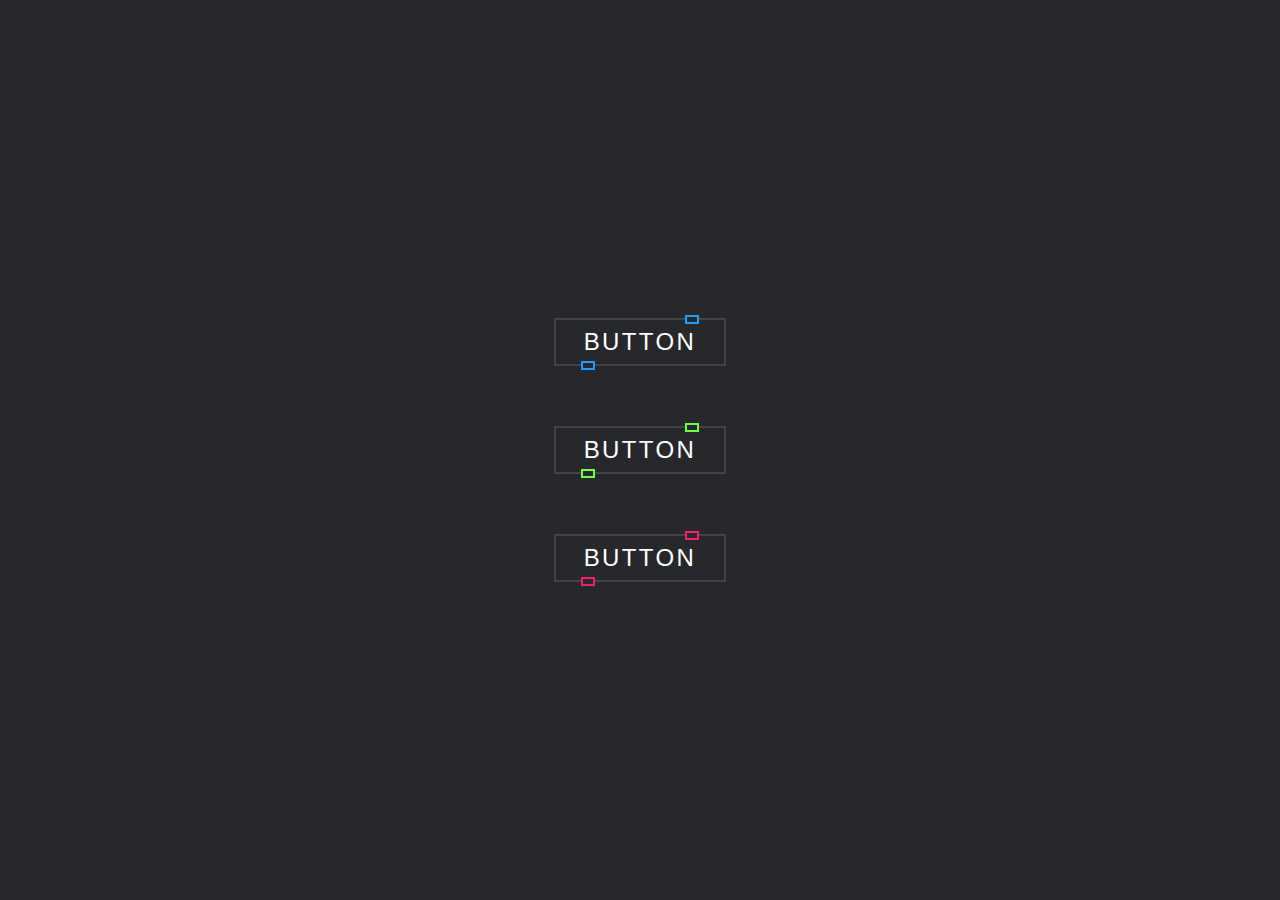
<file: src/buttons/Glowing_hover/index.html>
<!DOCTYPE html>
<html lang="en">
  <head>
    <meta charset="UTF-8" />
    <meta http-equiv="X-UA-Compatible" content="IE=edge" />
    <meta name="viewport" content="width=device-width, initial-scale=1.0" />
    <title>Glowing Hover Button</title>
    <!-- CSS -->
    <link rel="stylesheet" href="style.css">
  </head>
  <body>
    <button style="--clr: #1e9bff">
      <span> Button </span><i></i>
    </button>
    <button style="--clr: #6eff3e">
      <span> Button </span><i></i>
    </button>
    <button style="--clr: #ff1867">
      <span> Button </span><i></i>
    </button>
  </body>
</html>
</file>
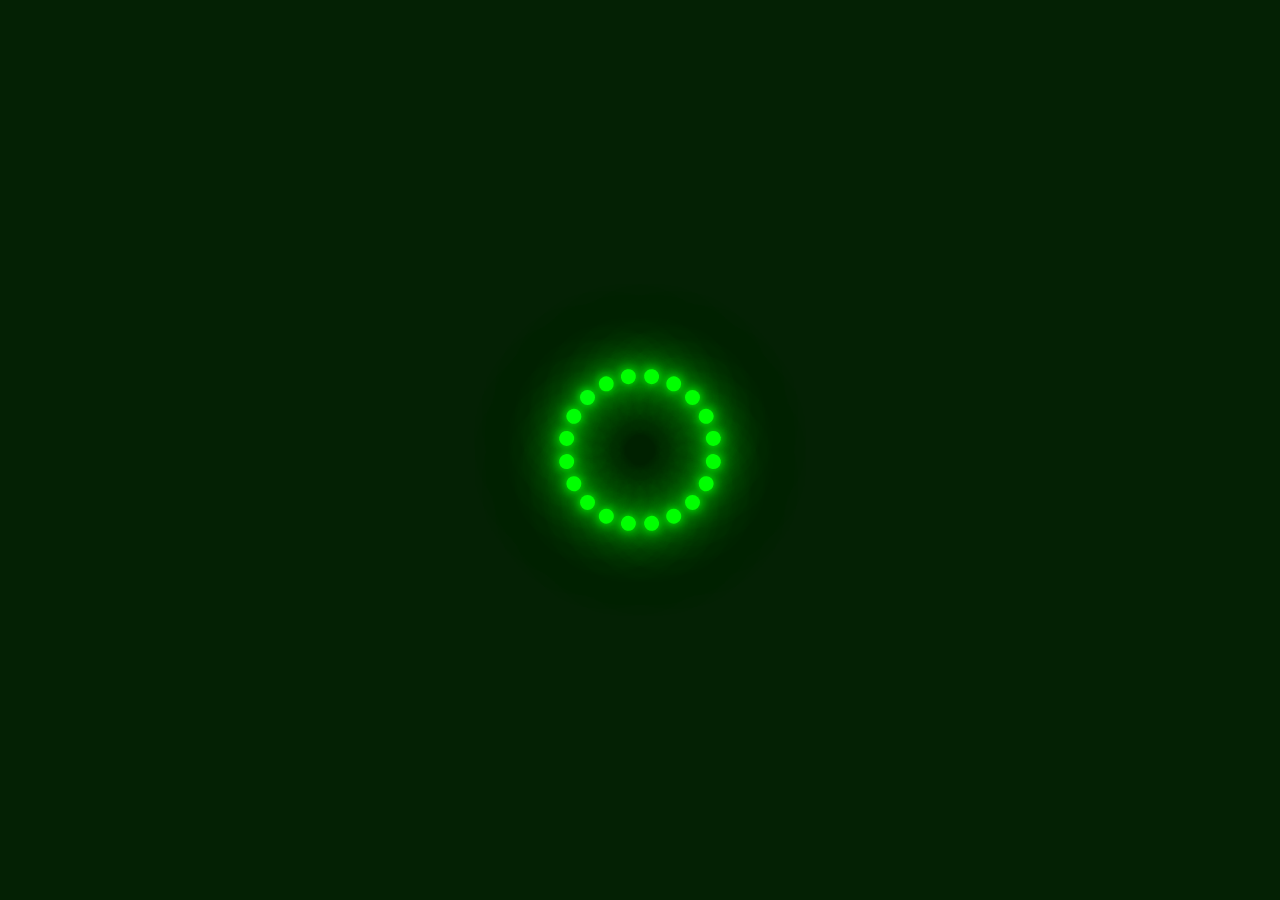
<file: src/loading/points_loading/index.html>
<!DOCTYPE html>
<html lang="en">

<head>
    <meta charset="UTF-8">
    <meta http-equiv="X-UA-Compatible" content="IE=edge">
    <meta name="viewport" content="width=device-width, initial-scale=1.0">
    <title>Loading Points Clasic</title>
    <!-- CSS -->
    <link rel="stylesheet" href="style.css">
</head>

<body>
    <div class="container">
        <div class="loader">
            <i style="--i:1;"></i>
            <i style="--i:2;"></i>
            <i style="--i:3;"></i>
            <i style="--i:4;"></i>
            <i style="--i:5;"></i>
            <i style="--i:6;"></i>
            <i style="--i:7;"></i>
            <i style="--i:8;"></i>
            <i style="--i:9;"></i>
            <i style="--i:10;"></i>
            <i style="--i:11;"></i>
            <i style="--i:12;"></i>
            <i style="--i:13;"></i>
            <i style="--i:14;"></i>
            <i style="--i:15;"></i>
            <i style="--i:16;"></i>
            <i style="--i:17;"></i>
            <i style="--i:18;"></i>
            <i style="--i:19;"></i>
            <i style="--i:20;"></i>
        </div>
    </div>
</body>

</html>
</file>
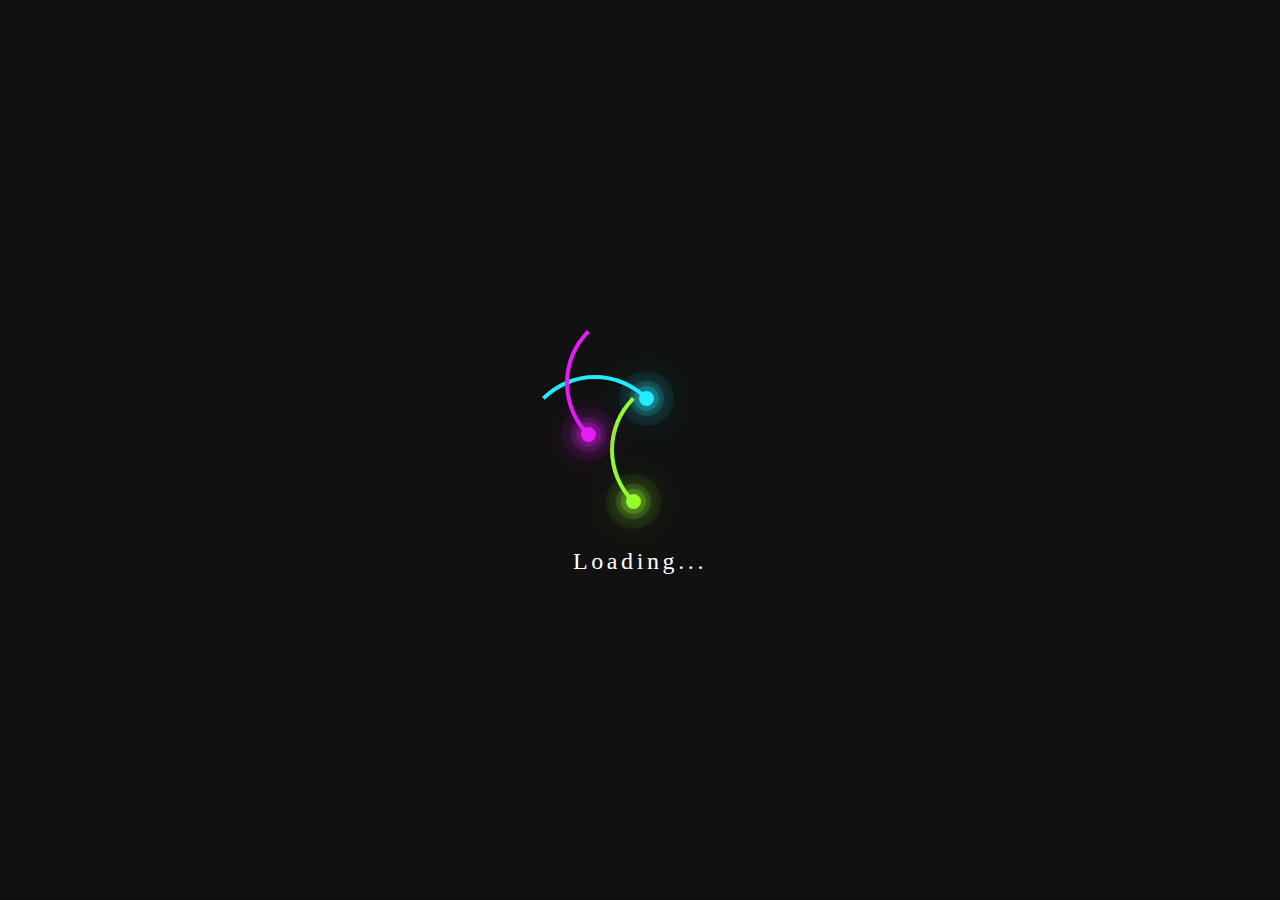
<file: src/loading/rotate_lines/index.html>
<!DOCTYPE html>
<html lang="en">
<head>
    <meta charset="UTF-8">
    <meta http-equiv="X-UA-Compatible" content="IE=edge">
    <meta name="viewport" content="width=device-width, initial-scale=1.0">
    <title>Animation Loading</title>
    <link rel="stylesheet" href="./style.css">
</head>
<body>
    <div class="container">
        <div class="ring"></div>
        <div class="ring"></div>
        <div class="ring"></div>
        <p>Loading...</p>
    </div>
</body>
</html>
</file>
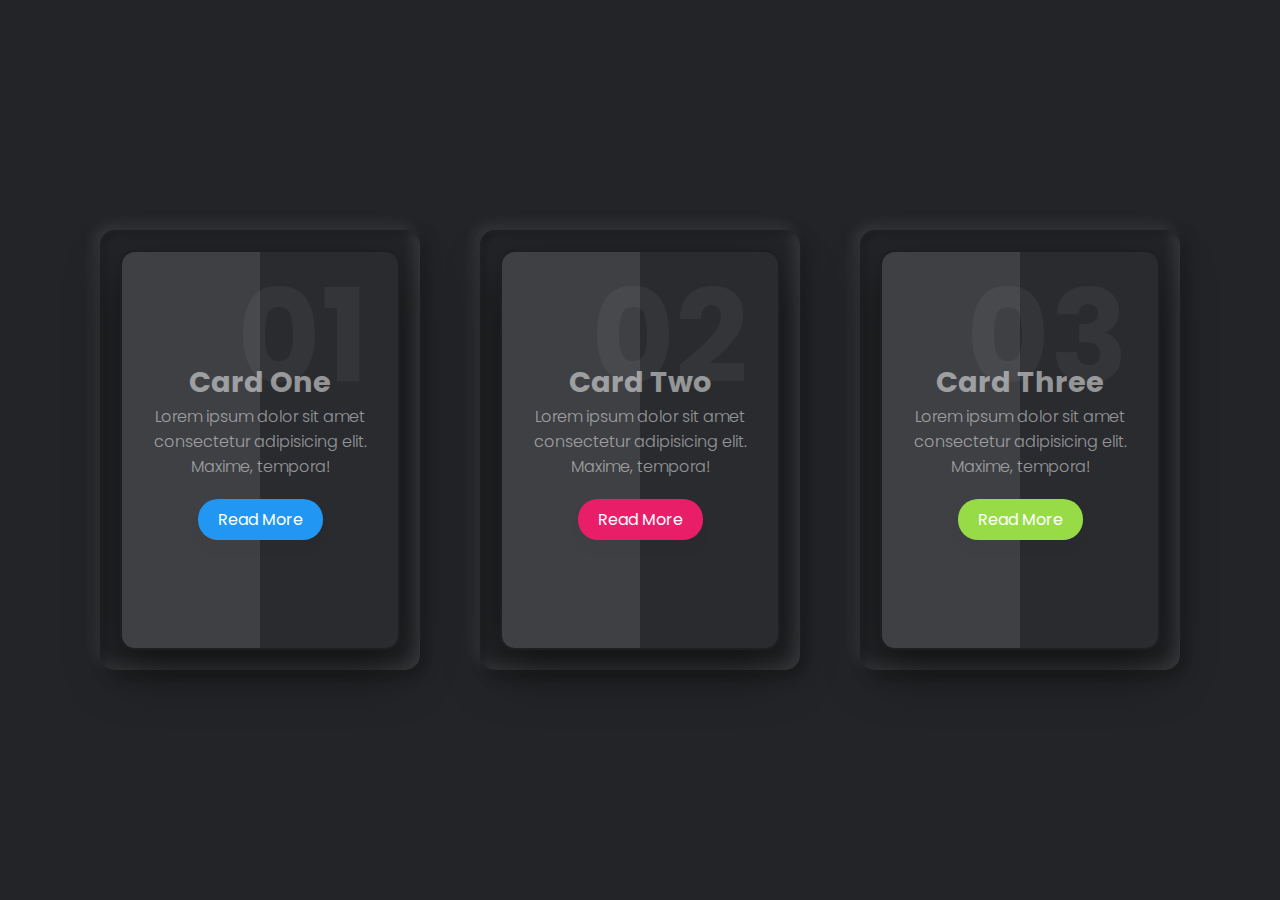
<file: src/templates/Card_Dark_Neumorphism/index.html>
<!DOCTYPE html>
<html lang="en">

<head>
    <meta charset="UTF-8">
    <meta http-equiv="X-UA-Compatible" content="IE=edge">
    <meta name="viewport" content="width=device-width, initial-scale=1.0">
    <title>Card Dark</title>
    <!-- CSS -->
    <link rel="stylesheet" href="style.css">
</head>

<body>
    <div class="container">
        <div class="card">
            <div class="box">
                <div class="content">
                    <h2>01</h2>
                    <h3>Card One</h3>
                    <p>Lorem ipsum dolor sit amet consectetur adipisicing elit. Maxime, tempora!</p>
                    <a href="#">Read More</a>
                </div>
            </div>
        </div>
        <div class="card">
            <div class="box">
                <div class="content">
                    <h2>02</h2>
                    <h3>Card Two</h3>
                    <p>Lorem ipsum dolor sit amet consectetur adipisicing elit. Maxime, tempora!</p>
                    <a href="#">Read More</a>
                </div>
            </div>
        </div>
        <div class="card">
            <div class="box">
                <div class="content">
                    <h2>03</h2>
                    <h3>Card Three</h3>
                    <p>Lorem ipsum dolor sit amet consectetur adipisicing elit. Maxime, tempora!</p>
                    <a href="#">Read More</a>
                </div>
            </div>
        </div>
    </div>
</body>

</html>
</file>
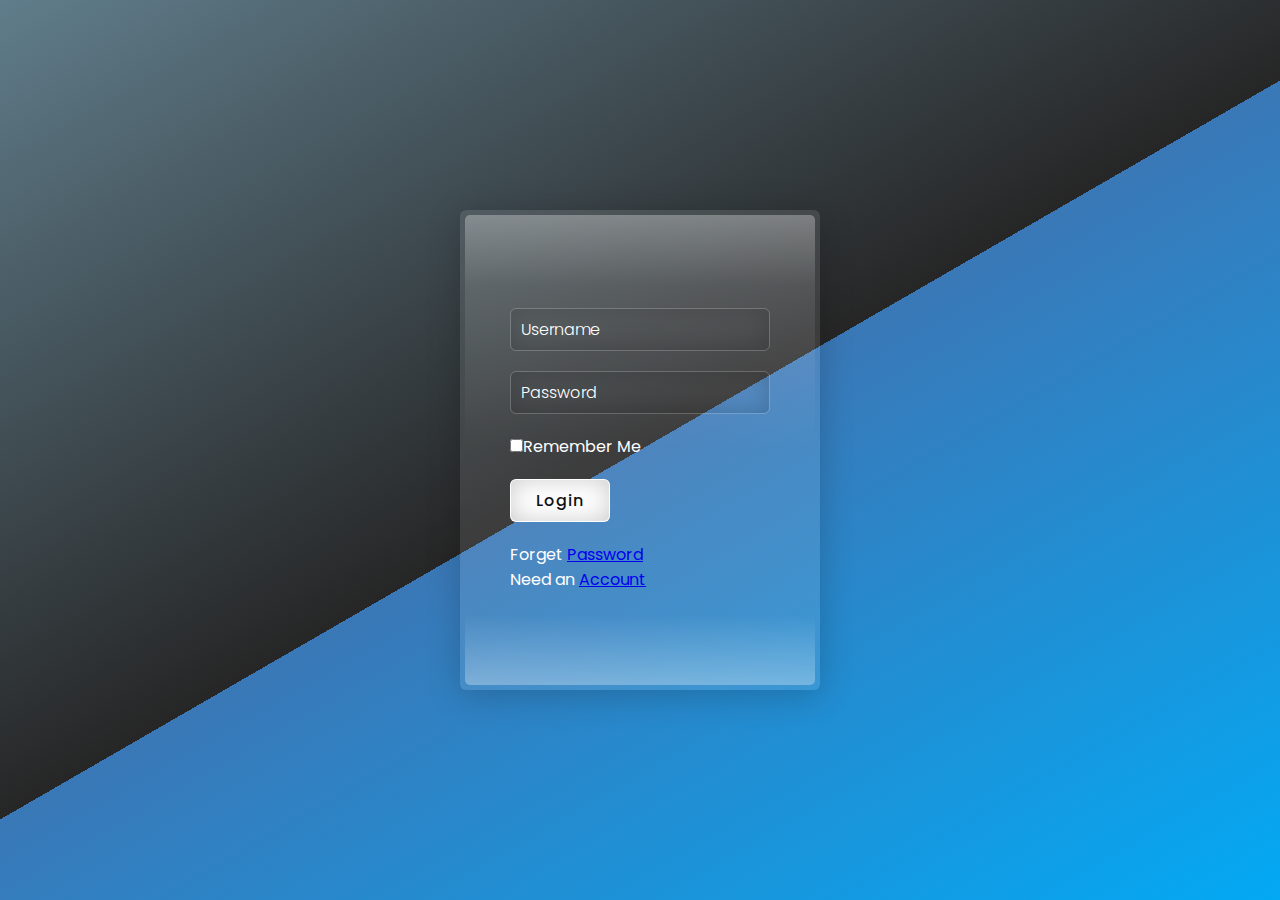
<file: src/templates/form_modern_glassmore/index.html>
<!DOCTYPE html>
<html lang="en">

<head>
    <meta charset="UTF-8">
    <meta http-equiv="X-UA-Compatible" content="IE=edge">
    <meta name="viewport" content="width=device-width, initial-scale=1.0">
    <title>Form Glass</title>
    <!-- CSS -->
    <link rel="stylesheet" href="./style.css">
</head>

<body>
    <section>
        <div class="box">
            <div class="form">
                <form action="">
                    <div class="inputBx">
                        <input type="text" placeholder="Username">
                    </div>
                    <div class="inputBx">
                        <input type="password" placeholder="Password">
                    </div>
                    <label class="remember">
                        <input type="checkbox">Remember Me
                    </label>
                    <div class="inputBx">
                        <input type="submit" value="Login">
                    </div>
                    <p>Forget <a href="#">Password</a></p>
                    <p>Need an <a href="#">Account</a></p>
                </form>
            </div>
        </div>
    </section>
</body>

</html>
</file>
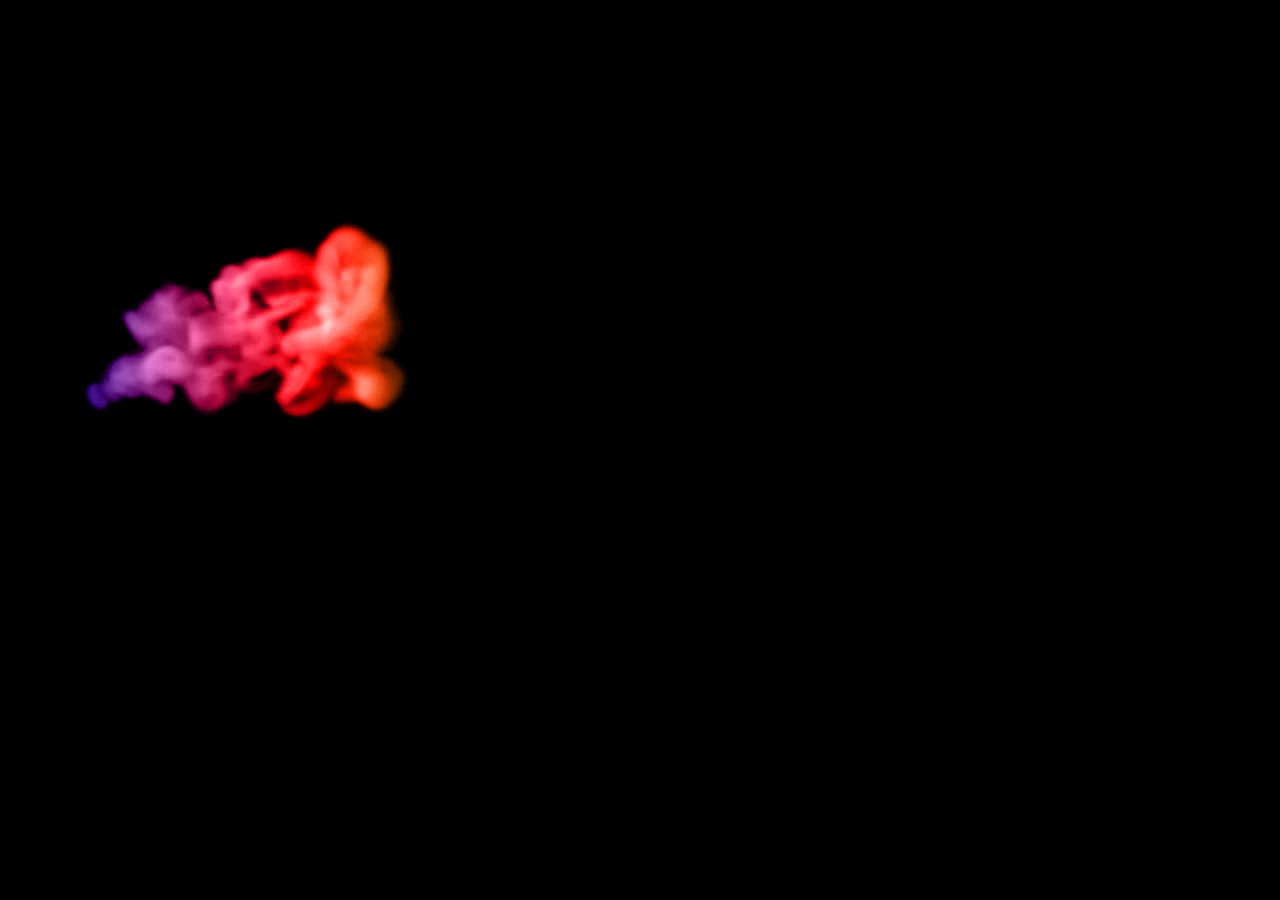
<file: src/templates/Text_Smoke_Reveal/index.html>
<!DOCTYPE html>
<html lang="en">

<head>
    <meta charset="UTF-8">
    <meta http-equiv="X-UA-Compatible" content="IE=edge">
    <meta name="viewport" content="width=device-width, initial-scale=1.0">
    <title>Text Smoke Reveal</title>
    <!-- CSS -->
    <link rel="stylesheet" href="./style.css">
</head>

<body>
    <section>
        <video src="./smoke.mp4" autoplay muted></video>
        <h1>
            <span>D</span>
            <span>a</span>
            <span>l</span>
            <span>e</span>
            <span>x</span>
            <span>F</span>
            <span>S</span>
        </h1>
    </section>
</body>

</html>
</file>
<file: src/buttons/Glowing_hover/style.css>
:root {
  --clr: #1e9bff;
  --btn: #27282c;
}
* {
  margin: 0;
  padding: 0;
  box-sizing: border-box;
  font-family: "Poppins", sans-serif;
}

body {
  display: flex;
  justify-content: center;
  align-items: center;
  min-height: 100vh;
  background-color: #27282c;
  display: flex;
  flex-direction: column;
  gap: 60px;
}
button {
  position: relative;
  background-color: #444;
  color: #fff;
  text-transform: uppercase;
  font-size: 1.5em;
  letter-spacing: 0.1em;
  padding: 10px 30px;
  transition: 0.5s;
  border: none;
}
button:hover {
  cursor: pointer;
  letter-spacing: 0.25em;
  background-color: var(--clr);
  color: var(--clr);
  box-shadow: 0 0 35px var(--clr);
}
button::before {
  content: "";
  position: absolute;
  inset: 2px;
  background-color: var(--btn);
}

button span {
  position: relative;
  z-index: 1;
}
button i {
  position: absolute;
  inset: 0;
  display: block;
}
/* right */
button i::before {
  content: "";
  position: absolute;
  top: -3.5px;
  left: 80%;
  width: 10px;
  height: 5px;
  border: 2px solid var(--clr);
  background-color: var(--btn);
  transform: translateX(-50%);
  transition: 0.5s;
}
button:hover i::before {
  width: 20px;
  left: 20%;
}
/* left */
button i::after {
  content: "";
  position: absolute;
  bottom: -3.5px;
  left: 20%;
  width: 10px;
  height: 5px;
  border: 2px solid var(--clr);
  background-color: var(--btn);
  transform: translateX(-50%);
  transition: 0.5s;
}
button:hover i::after {
  width: 20px;
  left: 80%;
}
</file>
<file: src/loading/points_loading/style.css>
* {
  margin: 0;
  padding: 0;
  box-sizing: border-box;
}
.container {
  display: flex;
  justify-content: center;
  align-items: center;
  min-height: 100vh;
  background-color: #042104;
  animation: animateBG 10s linear infinite;
}

@keyframes animateBG {
    from{
        filter: hue-rotate(0deg);
    }
    to{
        filter: hue-rotate(360deg);

    }
}
.container .loader {
  position: relative;
  width: 120px;
  height: 120px;
}
.container .loader i{
    position: absolute;
    top: 0;
    left: 0;
    width: 100%;
    height: 100%;
    transform: rotate(calc(18deg * var(--i)));
}
.container .loader i::before{
    content: '';
    position: absolute;
    top: 0;
    left: 0;
    width: 15px;
    height: 15px;
    border-radius: 50%;
    background: #00ff0a;
    box-shadow: 0 0 10px #00ff0a,
    0 0 20px #00ff0a,
    0 0 40px #00ff0a,
    0 0 60px #00ff0a,
    0 0 80px #00ff0a,
    0 0 100px #00ff0a;
    animation: animate 2s linear infinite;
    animation-delay: calc(0.1s * var(--i));
}
@keyframes animate{
    0%{
        transform: scale(1);
    }
    80%,100%{
        transform: scale(0);
    }
}
</file>
<file: src/loading/rotate_lines/style.css>
* {
    margin: 0;
    padding: 0;
    box-sizing: border-box;
  }
  
  body {
    display: flex;
    justify-content: center;
    align-items: center;
    min-height: 100vh;
    background-color: #111;
  }
  
  .container {
    position: relative;
    width: 100%;
    display: flex;
    justify-content: center;
    align-items: center;
  }
  
  .container .ring {
    position: relative;
    width: 150px;
    height: 150px;
    margin: -30px;
    border-radius: 50%;
    border: 4px solid transparent;
    border-top: 4px solid #24ecff;
    animation: animate 4s linear infinite;
  }
  @keyframes animate {
    from {
      transform: rotate(0deg);
    }
    to {
      transform: rotate(360deg);
    }
  }
  .container .ring::before {
    content: "";
    position: absolute;
    top: 12px;
    right: 12px;
    border-radius: 50%;
    width: 15px;
    height: 15px;
    background-color: #24ecff;
    box-shadow: 0 0 0 5px #24ecff33, 0 0 0 10px #24ecff22, 0 0 0 20px #24ecff11,
      0 0 20px #24ecff, 0 0 50px #24ecff;
  }
  
  .container p {
    position: absolute;
    color: #fff;
    font-size: 1.5em;
    font-family: consolas;
    bottom: -80px;
    letter-spacing: 0.15em;
  }
  .container .ring:nth-child(2) {
    animation: animate2 4s linear infinite -1s;
    border-top: 4px solid transparent;
    border-left: 4px solid #93ff2d;
  }
  .container .ring:nth-child(2)::before {
    content: "";
    position: absolute;
    top: initial;
    bottom: 12px;
    left: 12px;
    border-radius: 50%;
    width: 15px;
    height: 15px;
    background-color: #93ff2d;
    box-shadow: 0 0 0 5px #93ff2d33, 0 0 0 10px #93ff2d22, 0 0 0 20px #93ff2d11,
      0 0 20px #93ff2d, 0 0 50px #93ff2d;
  }
  @keyframes animate2 {
    from {
      transform: rotate(360deg);
    }
    to {
      transform: rotate(0deg);
    }
  }
  .container .ring:nth-child(3) {
    animation: animate2 4s linear infinite -3s;
    position: absolute;
    top: -66.66px;
    border-top: 4px solid transparent;
    border-left: 4px solid #e41cf8;
  }
  .container .ring:nth-child(3)::before {
    content: "";
    position: absolute;
    top: initial;
    bottom: 12px;
    left: 12px;
    border-radius: 50%;
    width: 15px;
    height: 15px;
    background-color: #e41cf8;
    box-shadow: 0 0 0 5px #e41cf833, 
    0 0 0 10px #e41cf822, 
    0 0 0 20px #e41cf811,
    0 0 20px #e41cf8, 
    0 0 50px #e41cf8;
  }
</file>
<file: src/templates/Card_Dark_Neumorphism/style.css>
@import url("https://fonts.googleapis.com/css2?family=Poppins:wght@100;300;400;500;700&display=swap");
* {
  margin: 0;
  padding: 0;
  box-sizing: border-box;
  font-family: "Poppins", sans-serif;
}

body {
  display: flex;
  justify-content: center;
  align-items: center;
  flex-wrap: wrap;
  min-height: 100vh;
  background-color: #232427;
}

.container {
  display: flex;
  justify-content: center;
  align-items: center;
  flex-wrap: wrap;
  max-width: 1200px;
  margin: 40px 0;
}

.container .card {
  position: relative;
  min-width: 320px;
  height: 440px;
  box-shadow: inset 5px 5px 5px rgba(0, 0, 0, 0.2),
    inset -5px -5px 15px rgba(255, 255, 255, 0.1),
    5px 5px 15px rgba(0, 0, 0, 0.3), -5px -5px 15px rgba(255, 255, 255, 0.1);
  border-radius: 15px;
  margin: 30px;
}

.container .card .box {
  display: flex;
  justify-content: center;
  align-items: center;
  position: absolute;
  top: 20px;
  left: 20px;
  right: 20px;
  bottom: 20px;
  background-color: #2a2b2f;
  border: 2px solid #1e1f23;
  border-radius: 15px;
  box-shadow: 0 20px 50px rgba(0, 0, 0, 0.5);
  transition: 0.5s;
  overflow: hidden;
}
.container .card .box::before{
    content: '';
    position: absolute;
    top: 0;
    left: 0;
    width: 50%;
    height: 100%;
    background: rgba(255,255,255,.1);
    pointer-events: none;
}
.container .card .box:hover {
  transform: translateY(-50px);
  box-shadow: 0 40px 70px rgba(0, 0, 0, 0.5);
}
.container .card .box .content {
  padding: 20px;
  text-align: center;
}
.container .card .box .content h2 {
    position: absolute;
    top: -10px;
    right: 30px;
    font-size: 8em;
    color: rgba(255,255,255,0.05);
}
.container .card .box .content h3{
    font-size: 1.8em;
    color: rgba(255,255,255,0.5);
    z-index: 1;
    transition: 0.5s;
}
.container .card .box .content p{
    font-size: 16px;
    font-weight: 300;
    color: rgba(255,255,255,0.5);
    z-index: 1;
    transition: 0.5s;
}

.container .card .box .content a{
    position: relative;
    display: inline-block;
    padding: 8px 20px;
    background-color: #000;
    margin-top: 20px;
    border-radius: 20px;
    text-decoration: none;
    font-weight: 400;
    color: #fff;
    box-shadow: 0 10px 20px rgba(0,0,0,0.02);
}

.container .card:nth-child(1) .box .content a{
    background-color: #2196f3;
}
.container .card:nth-child(2) .box .content a{
    background-color: #e91e69;
}
.container .card:nth-child(3) .box .content a{
    background-color: #97dc47;
}
</file>
<file: src/templates/form_modern_glassmore/style.css>
@import url("https://fonts.googleapis.com/css2?family=Poppins:wght@100;300;400;500;700&display=swap");

* {
  margin: 0;
  padding: 0;
  box-sizing: border-box;
  font-family: "Poppins", sans-serif;
}

section {
  display: flex;
  justify-content: center;
  align-items: center;
  min-height: 100vh;
  background: linear-gradient(
    -30deg,
    #03a9f4 0%,
    #3a78b7 50%,
    #262626 50%,
    #607d8b 100%
  );
  /* filter: hue-rotate(120deg); */
}
.box {
  position: relative;
  padding: 50px;
  width: 360px;
  height: 480px;
  display: flex;
  justify-content: center;
  align-items: center;
  background: rgba(255, 255, 255, 0.1);
  border-radius: 6px;
  box-shadow: 0 5px 35px rgba(0, 0, 0, 0.2);
}

.box::after {
    content: '';
    position: absolute;
    top: 5px;
    left: 5px;
    right: 5px;
    bottom: 5px;
    border-radius: 5px;
    pointer-events: none;
    background: linear-gradient(to bottom, rgba(255,255,255,0.3) 0%, rgba(255,255,255,0.1) 15%, transparent 50%, transparent 85%,rgba(255,255,255,0.3) 100%);
}
.box .form{
    position: relative;
    width: 100%;
    color: #fff;
}
.box .form h2{
    color: #fff;
    font-weight: 600;
    letter-spacing: 2px;
    margin-bottom: 30px;
}
.box .form .inputBx{
    position: relative;
    width:100%;
    margin-bottom: 20px;
}
.box .form .inputBx input{
    width: 100%;
    outline: none;
    border: 1px solid rgba(255,255,255,0.2);
    background: transparent;
    padding: 8px 10px;
    border-radius: 6px;
    color: #fff;
    font-size:16px;
    font-weight: 300;
    box-shadow: inset 0 0 25px rgba(0,0,0,0.2);
}
.box .form .inputBx input::placeholder{
    color: #fff;
}
.box .form .inputBx input[type="submit"]{
    margin-top: 20px;
    background: #fff;
    color: #111;
    max-width: 100px;
    font-weight: 500;
    letter-spacing:1px;
    cursor: pointer;
}
</file>
<file: src/templates/Text_Smoke_Reveal/style.css>
* {
  margin: 0;
  padding: 0;
  box-sizing: border-box;
}
section {
  height: 100vh;
  background-color: #000;
}
section::before {
  content: "";
  position: absolute;
  top: 0;
  left: 0;
  width: 100%;
  height: 100%;
  background: linear-gradient(to right, #35f, #f00, #0f0, #ff0, #0ff);
  mix-blend-mode: color;
  pointer-events: none;
}
video {
  object-fit: cover;
}

h1 {
  margin: 0;
  padding: 0;
  position: absolute;
  top: 50%;
  transform: translateY(-50%);
  width: 100%;
  text-align: center;
  color: #ddd;
  font-size: 5em;
  font-family: sans-serif;
  letter-spacing: 0.1em;
}

h1 span {
  opacity: 0;

  display: inline-block;
  animation: animate 1s linear forwards;
}
@keyframes animate {
  0% {
    opacity: 0;
    transform: rotateY(90deg);
    filter: blur(10px);
  }
  100% {
    opacity: 1;
    transform: rotateY(0deg);
    filter: blur(0);
  }
}
h1 span:nth-child(1) {
  animation-delay: 1s;
}
h1 span:nth-child(2) {
  animation-delay: 1.5s;
}
h1 span:nth-child(3) {
  animation-delay: 2s;
}
h1 span:nth-child(4) {
  animation-delay: 2.5s;
}
h1 span:nth-child(5) {
  animation-delay: 3s;
}
h1 span:nth-child(6) {
  animation-delay: 3.5s;
}
h1 span:nth-child(7) {
  animation-delay: 4s;
}
</file>
